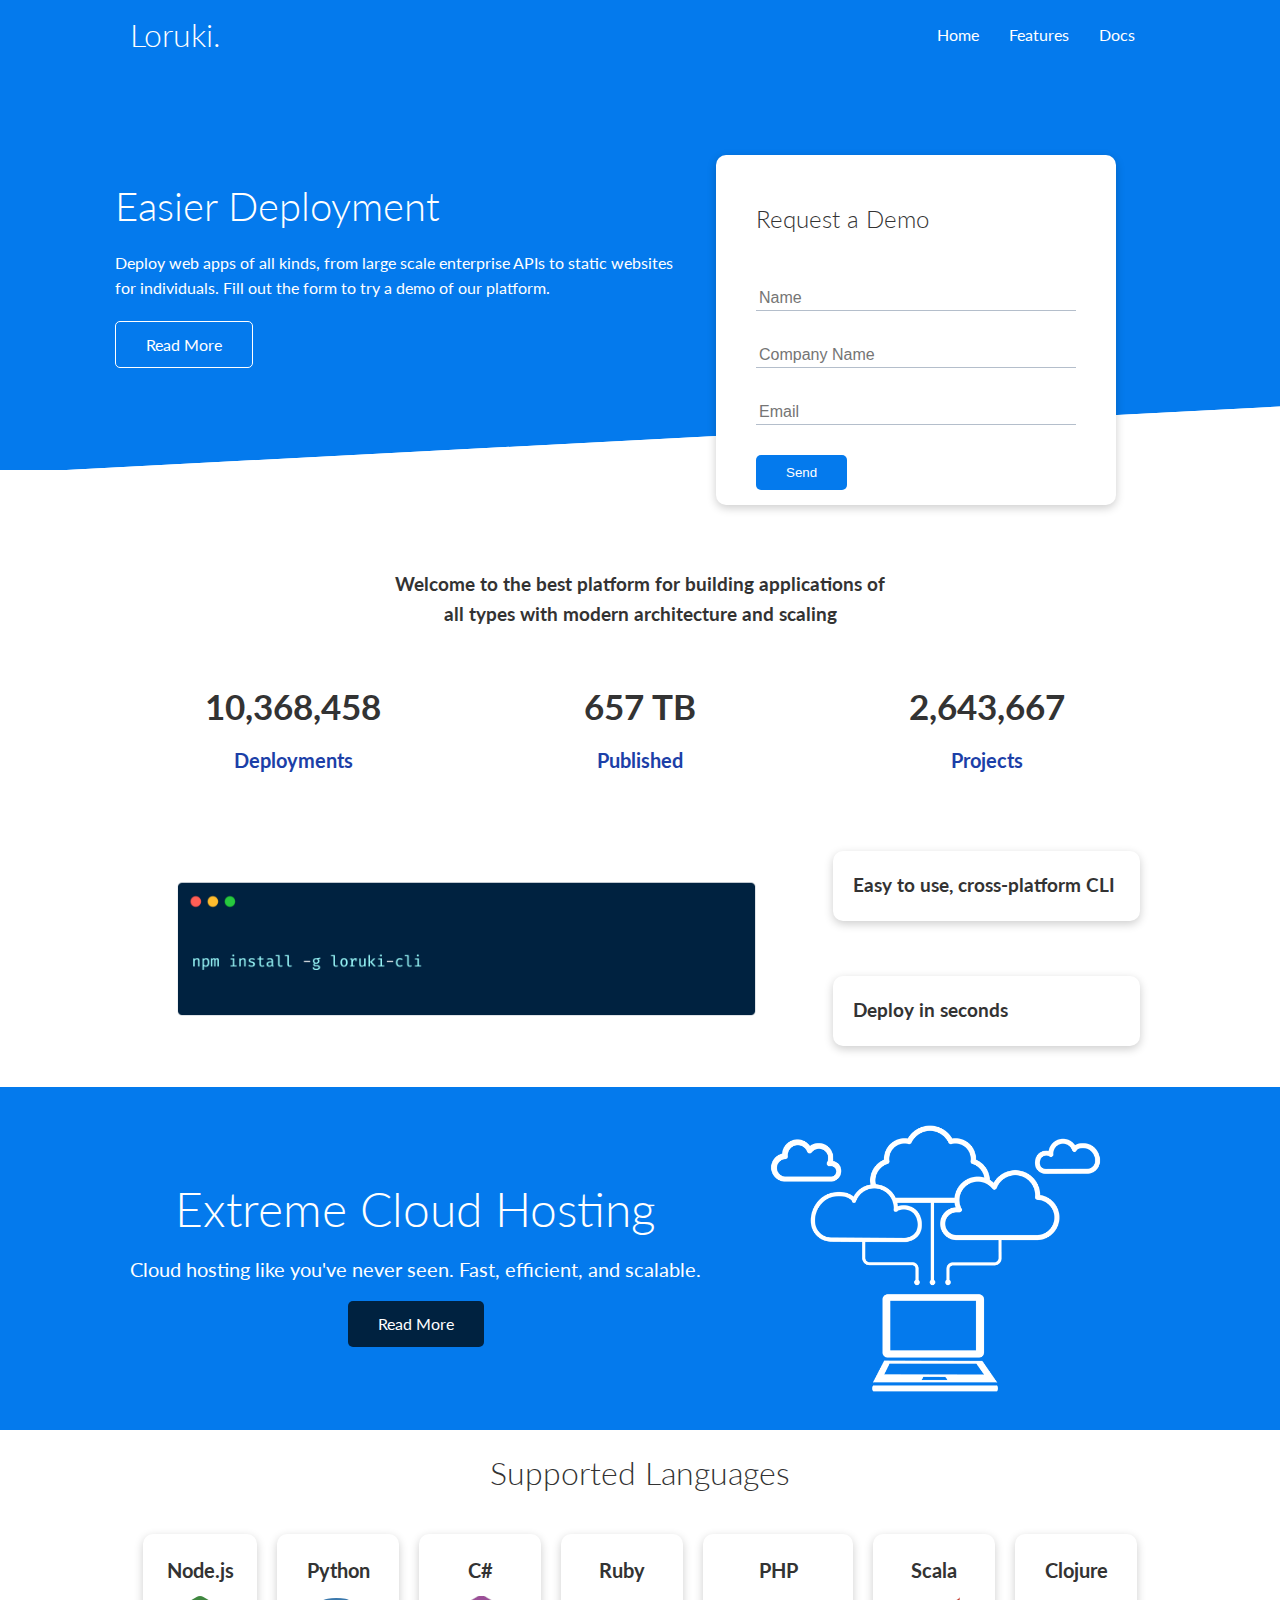
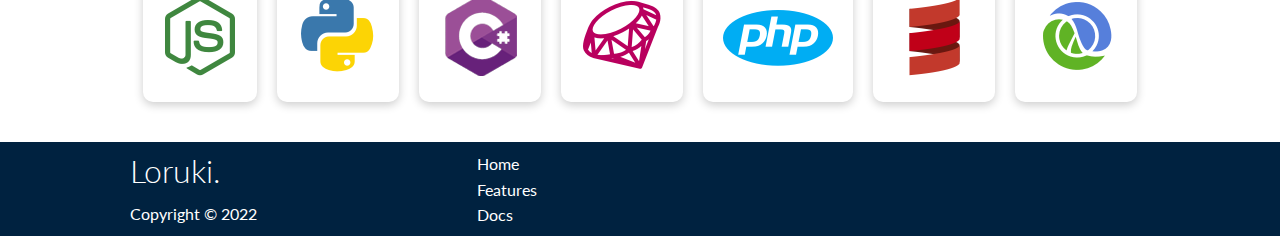
<file: index.html>
<!DOCTYPE html>
<html lang="en">
<head>
    <meta charset="UTF-8">
    <meta http-equiv="X-UA-Compatible" content="IE=edge">
    <meta name="viewport" content="width=device-width, initial-scale=1.0">
    <link rel="stylesheet" href="https://cdnjs.cloudflare.com/ajax/libs/font-awesome/6.1.1/css/all.min.css" 
    integrity="sha512-KfkfwYDsLkIlwQp6LFnl8zNdLGxu9YAA1QvwINks4PhcElQSvqcyVLLD9aMhXd13uQjoXtEKNosOWaZqXgel0g==" 
    crossorigin="anonymous" referrerpolicy="no-referrer" />
    <link rel="stylesheet" href="css/utilities.css">
    <link rel="stylesheet" href="css/style.css">
    
    <title>Loruki | Cloud Hosting For Everyone</title>
</head>
<body>
    <!-- Navbar -->
    <div class="navbar">
        <div class="container flex">
            <h1 class="logo">Loruki.</h1>
            <nav>
                <ul>
                    <li><a href="index.html">Home</a></li>
                    <li><a href="features.html">Features</a></li>
                    <li><a href="docs.html">Docs</a></li>
                </ul>
            </nav>
        </div>
    </div>

    <!-- Showcase -->
    <section class="showcase">
        <div class="container grid">
            <div class="showcase-text">
                <h1>Easier Deployment</h1>
                <p>Deploy web apps of all kinds, from large scale enterprise APIs to 
                  static websites for individuals.
                  Fill out the form to try a demo of our platform.</p>
                  <a href="features.html" class="btn btn-outline">Read More</a>
            </div>

            <div class="showcase-form card">
                <h2>Request a Demo</h2>
                <form name="contact" method="POST" netlify-honeypot="bot-field" data-netlify="true">
                    <input type="hidden" name="form-name" value="contact">
                    <p class="hidden">
                        <label>
                          Don’t fill this out if you’re human: <input name="bot-field" />
                        </label>
                      </p>
                    <div class="form-control">
                        <input type="text" name = 'name' 
                        placeholder = 'Name' required>
                    </div>
                    <div class="form-control">
                        <input type="text" name = 'company' 
                        placeholder = 'Company Name' required>
                    </div>
                    <div class="form-control">
                        <input type="email" name = 'email' 
                        placeholder = 'Email' required>
                    </div>
                    <input type="submit" value="Send" class = 'btn btn-primary'>
                </form>
            </div>
        </div>
    </section>

    <!-- Stats -->
    <section class="stats">
        <div class="container">
            <h3 class="stats-heading text-center my-1">
                Welcome to the best platform for building 
                applications of all types with modern architecture and scaling
            </h3>

          <div class="grid grid-3 text-center my-4">
               <div>
                   <i class="fas fa-server fa-3x"></i>
                   <h3>10,368,458</h3>
                   <p class="text-secondary">Deployments</p>
               </div>
               <div>
                <i class="fas fa-upload fa-3x"></i>
                <h3>657 TB</h3>
                <p class="text-secondary">Published</p>
               </div>
               <div>
                <i class="fas fa-project-diagram fa-3x"></i>
                <h3>2,643,667</h3>
                <p class="text-secondary">Projects</p>
               </div>
          </div>
        </div>
    </section>

    <!-- Cli -->
    <section class="cli">
        <div class="container grid">
            <img src="images/cli.png" alt="">
            <div class="card">
                <h3>Easy to use, cross-platform CLI</h3>
            </div>
            <div class="card">
                <h3>Deploy in seconds</h3>
            </div>
        </div>
    </section>

    <!-- Cloud -->
    <section class="cloud bg-primary my-2 py-2">
        <div class="container grid">
        <div class="text-center">
        <h2 class="large">Extreme Cloud Hosting</h2>
        <p class="lead my-1">Cloud hosting like you've never seen.
            Fast, efficient, and scalable. </p>
            <a href="features.html" class="btn btn-dark">Read More</a>
        </div>
        <img src="images/cloud.png" alt="">
        </div>
    </section>

    <!-- Languages -->
    <section class="languages">
        <h2 class="medium text-center my-2">
            Supported Languages
        </h2>
        <div class="container flex">
            <div class="card">
                <h4>Node.js</h4>
                <img src="images/logos/node.png" alt="">
            </div>
            <div class="card">
                <h4>Python</h4>
                <img src="images/logos/python.png" alt="">
              </div>
              <div class="card">
                <h4>C#</h4>
                <img src="images/logos/csharp.png" alt="">
              </div>
              <div class="card">
                <h4>Ruby</h4>
                <img src="images/logos/ruby.png" alt="">
              </div>
              <div class="card">
                <h4>PHP</h4>
                <img src="images/logos/php.png" alt="">
              </div>
              <div class="card">
                <h4>Scala</h4>
                <img src="images/logos/scala.png" alt="">
              </div>
              <div class="card">
                <h4>Clojure</h4>
                <img src="images/logos/clojure.png" alt="">
              </div>
        </div>
    </section>

    <!-- Footer -->
    <footer class="footer bg-dark py-5">
    <div class="container grid grid-3">
        <div>
            <h1>Loruki.</h1>
            <p>Copyright &copy; 2022</p>
        </div>
        <nav>
            <ul>
                <li><a href="index.html">Home</a></li>
                <li><a href="features.html">Features</a></li>
                <li><a href="docs.html">Docs</a></li>
            </ul>
        </nav>
        <div class="social">
            <a href="#"><i class="fab fa-github  fa-2x"></i></a>
            <a href="#"><i class="fab fa-facebook fa-2x"></i></a>
            <a href="#"><i class="fab fa-instagram fa-2x"></i></a>
            <a href="#"><i class="fab fa-twitter fa-2x"></i></a>
        </div>
    </div>
</footer>
</body>
</html>
</file>
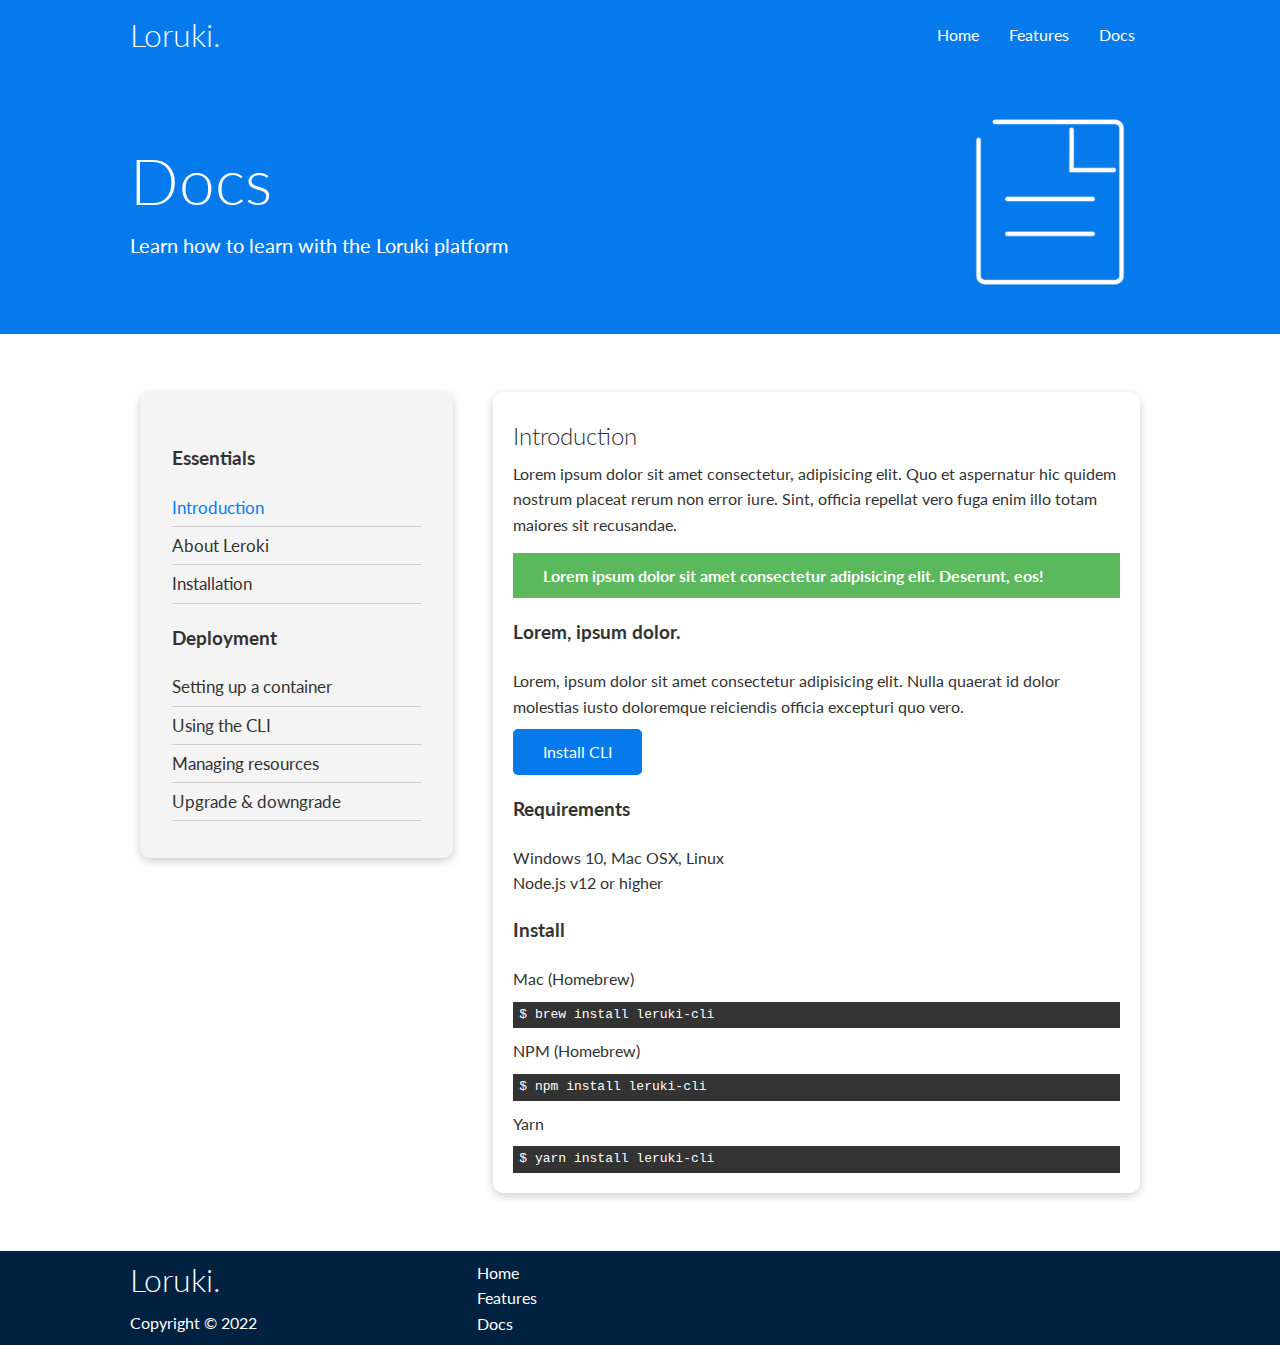
<file: docs.html>
<!DOCTYPE html>
<html lang="en">
<head>
    <meta charset="UTF-8">
    <meta http-equiv="X-UA-Compatible" content="IE=edge">
    <meta name="viewport" content="width=device-width, initial-scale=1.0">
    <link rel="stylesheet" href="https://cdnjs.cloudflare.com/ajax/libs/font-awesome/6.1.1/css/all.min.css" 
    integrity="sha512-KfkfwYDsLkIlwQp6LFnl8zNdLGxu9YAA1QvwINks4PhcElQSvqcyVLLD9aMhXd13uQjoXtEKNosOWaZqXgel0g==" 
    crossorigin="anonymous" referrerpolicy="no-referrer" />
    <link rel="stylesheet" href="css/utilities.css">
    <link rel="stylesheet" href="css/style.css">
    
    <title>Loruki | Cloud Hosting For Everyone</title>
</head>
<body>
    <!-- Navbar -->
    <div class="navbar">
        <div class="container flex">
            <h1 class="logo">Loruki.</h1>
            <nav>
                <ul>
                    <li><a href="index.html">Home</a></li>
                    <li><a href="features.html">Features</a></li>
                    <li><a href="docs.html">Docs</a></li>
                </ul>
            </nav>
        </div>
    </div>

    <!-- Head -->
    <section class="docs-head bg-primary py-3">
        <div class="container grid">
            <div>
                <h1 class="xlarge">Docs</h1>
                <p class="lead">
                   Learn how to learn with the Loruki platform
                </p>
            </div>
            <img src="images/docs.png" alt="">
        </div>
    </section>

    <!-- Docs main -->
    <section class="docs-main my-4">
        <div class="container grid">
            <div class="card bg-light p-3">
                <h3 class="my-2">Essentials</h3>
                <nav>
                    <ul>
                        <li><a class = "text-primary" href="#">Introduction</a></li>
                        <li><a href="#">About Leroki</a></li>
                        <li><a href="#">Installation</a></li>
                    </ul>
                </nav>

                <h3 class="my-2">Deployment</h3>
                <nav>
                    <ul>
                        <li><a href="#">Setting up a container</a></li>
							<li><a href="#">Using the CLI</a></li>
							<li><a href="#">Managing resources</a></li>
							<li><a href="#">Upgrade & downgrade</a></li>
                    </ul>
                </nav>
            </div>
            <div class="card">
                <h2>Introduction</h2>
                <p>Lorem ipsum dolor sit amet consectetur, 
                    adipisicing elit. Quo et aspernatur hic 
                    quidem nostrum placeat rerum non error iure.
                     Sint, officia repellat vero fuga enim illo 
                     totam maiores sit recusandae.</p>
                     <div class="alert alert-success">
                         <i class="fas fa-info"></i>Lorem ipsum dolor sit 
                         amet consectetur adipisicing elit. Deserunt, eos!
                     </div>
                     <h3>Lorem, ipsum dolor.</h3>
                     <p>Lorem, ipsum dolor sit amet consectetur adipisicing elit. Nulla quaerat
                          id dolor molestias iusto doloremque reiciendis officia excepturi quo vero.</p>
                          <a href="#" class="btn btn-primary">Install CLI</a>
                          <h3>Requirements</h3>
                          <ul>
                              <li>Windows 10, Mac OSX, Linux  </li>
                              <li>Node.js v12 or higher</li>
                          </ul>
                          <h3>Install</h3>
                          <p>Mac (Homebrew)</p>
                          <pre><code>$ brew install leruki-cli</code></pre>
                          <p>NPM (Homebrew)</p>
                          <pre><code>$ npm install leruki-cli</code></pre>
                          <p>Yarn</p>
                          <pre><code>$ yarn install leruki-cli</code></pre>
                
            </div>
        </div>

    </section>



    

  

    <!-- Footer -->
    <footer class="footer bg-dark py-5">
    <div class="container grid grid-3">
        <div>
            <h1>Loruki.</h1>
            <p>Copyright &copy; 2022</p>
        </div>
        <nav>
            <ul>
                <li><a href="index.html">Home</a></li>
                <li><a href="features.html">Features</a></li>
                <li><a href="docs.html">Docs</a></li>
            </ul>
        </nav>
        <div class="social">
            <a href="#"><i class="fab fa-github  fa-2x"></i></a>
            <a href="#"><i class="fab fa-facebook fa-2x"></i></a>
            <a href="#"><i class="fab fa-instagram fa-2x"></i></a>
            <a href="#"><i class="fab fa-twitter fa-2x"></i></a>
        </div>
    </div>
</footer>
</body>
</html>
</file>
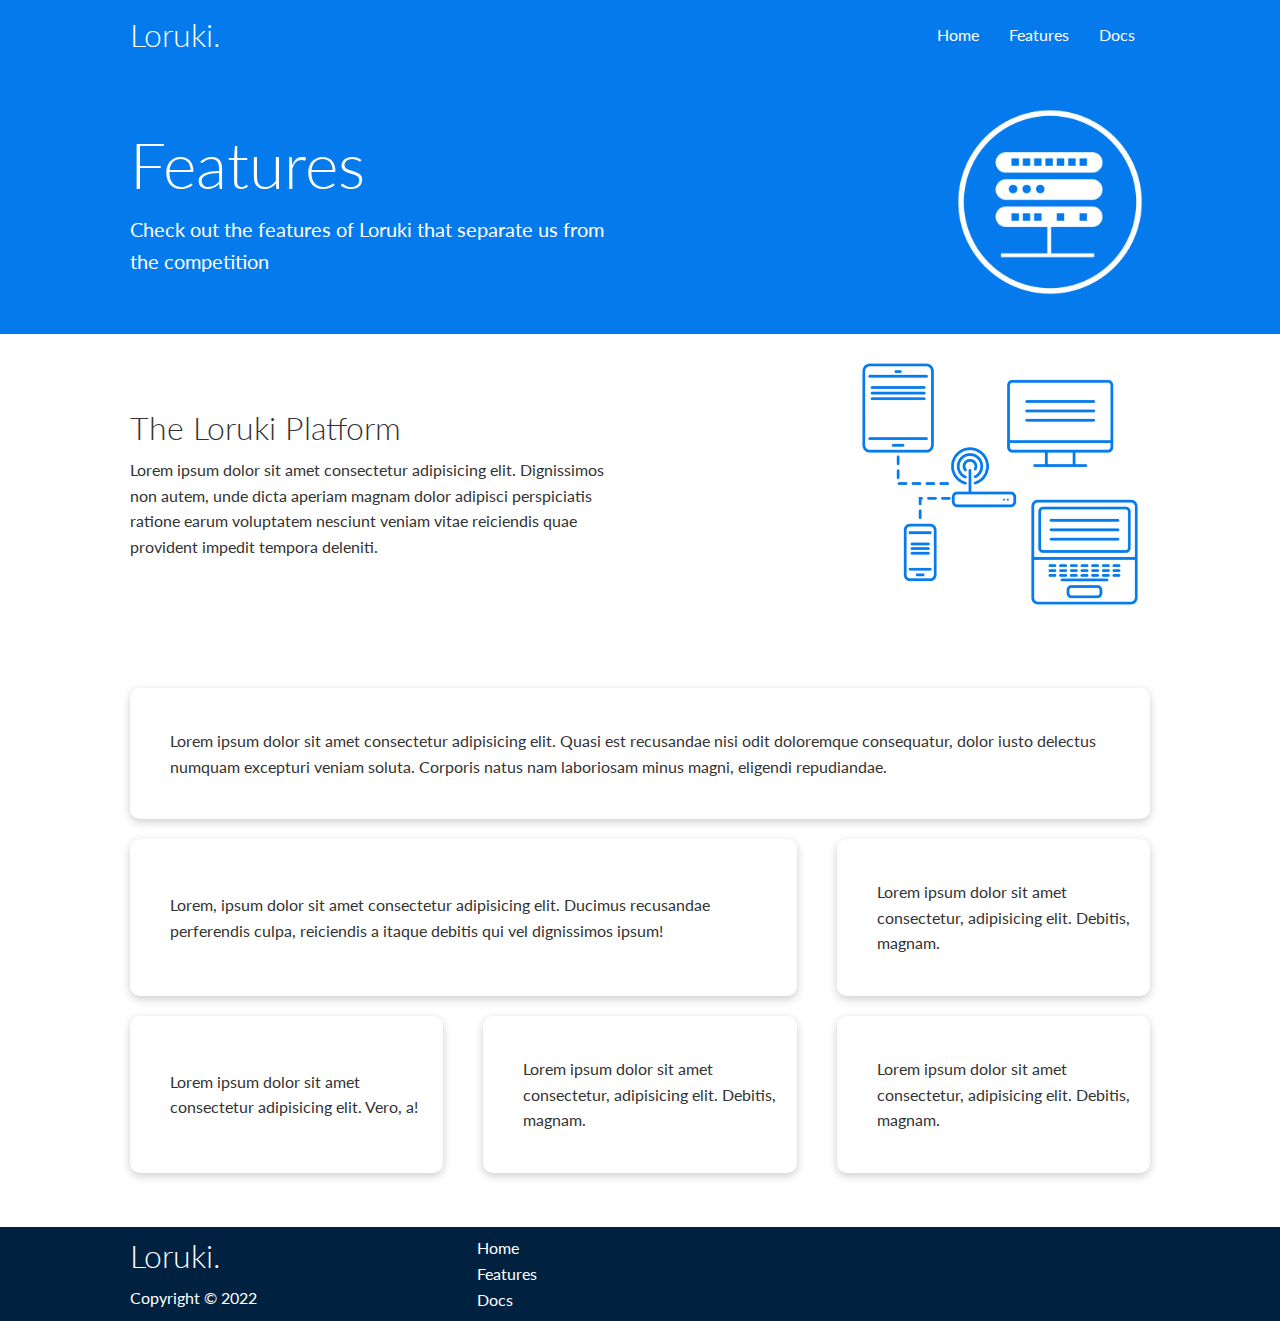
<file: features.html>
<!DOCTYPE html>
<html lang="en">
<head>
    <meta charset="UTF-8">
    <meta http-equiv="X-UA-Compatible" content="IE=edge">
    <meta name="viewport" content="width=device-width, initial-scale=1.0">
    <link rel="stylesheet" href="https://cdnjs.cloudflare.com/ajax/libs/font-awesome/6.1.1/css/all.min.css" 
    integrity="sha512-KfkfwYDsLkIlwQp6LFnl8zNdLGxu9YAA1QvwINks4PhcElQSvqcyVLLD9aMhXd13uQjoXtEKNosOWaZqXgel0g==" 
    crossorigin="anonymous" referrerpolicy="no-referrer" />
    <link rel="stylesheet" href="css/utilities.css">
    <link rel="stylesheet" href="css/style.css">
    
    <title>Loruki | Cloud Hosting For Everyone</title>
</head>
<body>
    <!-- Navbar -->
    <div class="navbar">
        <div class="container flex">
            <h1 class="logo">Loruki.</h1>
            <nav>
                <ul>
                    <li><a href="index.html">Home</a></li>
                    <li><a href="features.html">Features</a></li>
                    <li><a href="docs.html">Docs</a></li>
                </ul>
            </nav>
        </div>
    </div>

    <!-- Head -->
    <section class="features-head bg-primary py-3">
        <div class="container grid">
            <div>
                <h1 class="xlarge">Features</h1>
                <p class="lead">
                    Check out the features of Loruki that separate us from the
						competition
                </p>
            </div>
            <img src="images/server.png" alt="">
        </div>

    </section>

    <!-- Sub-head -->
    <secions class="features-sub-head bg-light py-3">
        <div class="container grid">
            <div>
                <h1 class="medium">The Loruki Platform</h1>
                <p>
                    Lorem ipsum dolor sit amet consectetur 
                    adipisicing elit. Dignissimos non autem, 
                    unde dicta aperiam magnam dolor adipisci perspiciatis ratione earum voluptatem 
                    nesciunt veniam vitae reiciendis 
                    quae provident impedit tempora deleniti.
                </p>
            </div>
            <img src="images/server2.png" alt="">
        </div>
    </secions>

    <section class="features-main my-2">
        <div class="container grid grid-3">
            <div class="card flex">
                <i class="fas fa-server fa-3x"></i>
                <p>Lorem ipsum dolor sit amet consectetur adipisicing elit.
                     Quasi est recusandae nisi odit doloremque consequatur,
                      dolor iusto delectus numquam excepturi veniam soluta.
                     Corporis natus nam laboriosam minus magni, eligendi repudiandae.</p>
            </div>
            <div class="card flex">
                <i class="fas fa-network-wired fa-3x"></i>
                <p>
                    Lorem, ipsum dolor sit amet consectetur adipisicing elit. Ducimus
                    recusandae perferendis culpa, reiciendis a itaque debitis qui vel
                    dignissimos ipsum!
                </p>
            </div>
            <div class="card flex">
                <i class="fas fa-laptop-code fa-3x"></i>
                <p>
                    Lorem ipsum dolor sit amet consectetur, adipisicing elit. Debitis,
                    magnam.
                </p>
            </div>
            <div class="card flex">
                <i class="fas fa-database fa-3x"></i>
                <p>
                    Lorem ipsum dolor sit amet consectetur adipisicing elit. Vero, a!
                </p>
            </div>
            <div class="card flex">
                <i class="fas fa-power-off fa-3x"></i>
                <p>
                    Lorem ipsum dolor sit amet consectetur, adipisicing elit. Debitis,
                    magnam.
                </p>
            </div>
            <div class="card flex">
                <i class="fas fa-upload fa-3x"></i>
                <p>
                    Lorem ipsum dolor sit amet consectetur, adipisicing elit. Debitis,
                    magnam.
                </p>
            </div>
        </div>
    </section>

  

    <!-- Footer -->
    <footer class="footer bg-dark py-5">
    <div class="container grid grid-3">
        <div>
            <h1>Loruki.</h1>
            <p>Copyright &copy; 2022</p>
        </div>
        <nav>
            <ul>
                <li><a href="index.html">Home</a></li>
                <li><a href="features.html">Features</a></li>
                <li><a href="docs.html">Docs</a></li>
            </ul>
        </nav>
        <div class="social">
            <a href="#"><i class="fab fa-github  fa-2x"></i></a>
            <a href="#"><i class="fab fa-facebook fa-2x"></i></a>
            <a href="#"><i class="fab fa-instagram fa-2x"></i></a>
            <a href="#"><i class="fab fa-twitter fa-2x"></i></a>
        </div>
    </div>
</footer>
</body>
</html>
</file>
<file: css/utilities.css>
.container{
    max-width: 1100px;
    margin: 0 auto;
    overflow: auto;
    padding: 0 40px;
}

.card{
    background-color: #fff;
    color: #333;
    border-radius: 10px;
    box-shadow: 0 3px 10px rgba(0,0,0,0.2);
    padding: 20px;
    margin: 10px;
}

.btn {
    display: inline-block;
    padding: 10px 30px;
    cursor: pointer;
    background: var(--primary-color);
    color: #fff;
    border: none;
    border-radius: 5px;
}

.btn-outline {
background-color: transparent;
border: 1px #fff solid; 
}

.btn:hover{
    transform: scale(0.98);
}

/* Backgrounds & coloured buttons */
.bg-primary, .btn-primary{
background-color: var(--primary-color);
color: #fff;
}


.bg-secondary, .btn-secondary{
    background-color: var(--secondary-color);
    color: #fff;
    }
.bg-dark, .btn-dark{
    background-color: var(--dark-color);
    color: #fff;
    }  
    

.bg-light, 
.btn-light{
    background-color: var(--light-color);
    color: #333;
        }
        .bg-primary a, 
        .btn-primary a, 
        .bg-secondary a, 
        .btn-secondary a,
        .bg-dark a, 
        .btn-dark a{
        color: #fff;
        }  

        /* Text colors */
.text-primary{
 color: var(--primary-color);     
}
                     
.text-secondary{
 color: var(--secondary-color);
}

.text-dark{
color: var(--dark-color);
}  
                
            
.text-light{
color: var(--light-color);
}        
        
/*Text sizes  */
.lead{
font-size: 20px;
}  

.small{
    font-size: 1rem;
}
.medium{
    font-size: 2rem;
}
.large{
    font-size: 3rem;
}
.xlarge{
    font-size: 4rem;
}

.text-center {
    text-align: center;
}
/* Alert */
.alert{
    background-color: var(--light-color);
    padding: 10px 20px;
    font-weight: bold;
    margin: 15px 0;
}
.alert i {
    margin-right: 10px;
}

.alert-success{
    background-color: var(--success-color);
    color: #fff;
}
.alert-error{
    background-color: var(--error-color);
    color: #fff;
}

.flex{
    display: flex;
    justify-content: center;
    align-items: center;
    height: 100%;

}

.grid {
display:grid;
grid-template-columns:repeat(2, 1fr);
gap: 20px;
justify-content: center;
align-items: center;
height: 100%;
}

.grid-3{
    grid-template-columns:repeat(3, 1fr);
}

/* Margin */
.my-1{
margin: 1rem 0;
}
.my-2{
    margin: 1.5rem 0;
    }
    .my-3{
        margin: 2rem 0;
        }
          .my-4{
        margin: 3rem 0;
        }
        .my-5{
            margin: 4 rem 0;
            }

            .m-1{
                margin: 1rem;
                }
                .m-2{
                    margin: 1.5rem;
                    }
                    .m-3{
                        margin: 2rem;
                        }
                          .m-4{
                        margin: 3rem;
                        }
                        .m-5{
                            margin: 4 rem;
                            }
/* Padding */
.py-1{
    padding: 1rem 0;
    }
    .py-2{
        padding: 1.5rem 0;
        }
        .py-3{
            padding: 2rem 0;
            }
              .py-4{
            padding: 3rem 0;
            }
            .py-5{
                padding: 4 rem 0;
                }
    
                .p-1{
                    padding: 1rem;
                    }
                    .p-2{
                        padding: 1.5rem;
                        }
                        .p-3{
                            padding: 2rem;
                            }
                              .p-4{
                            padding: 3rem;
                            }
                            .p-5{
                                padding: 4 rem;
                                }
</file>
<file: css/style.css>
@import url('https://fonts.googleapis.com/css2?family=Lato:wght@300&family=Roboto:wght@100&display=swap');

:root {
    --primary-color:#047aed;
    --secondary-color:#1c3fa8;
    --dark-color:#002240;
    --light-color:#f4f4f4;
    --success-color: #5cb85c;
    --error-color: #d9534f;
}
*{
    box-sizing: border-box;
    padding: 0;
    margin: 0;
}

body{
    font-family: 'Lato', sans-serif;
    color: #333;
    line-height: 1.6;
}

ul{
    list-style-type: none;
}

a{
    text-decoration: none;
    color: #333 ;
}

h1,h2{
    font-weight: 300;
    line-height: 1.2;
    margin: 10px 0;
}

p{
    margin: 10px 0;
}

img{
    width: 100%;
}
code,pre{
    background: #333;
    color:#fff;
    padding: 3px;
}

.hidden{
    visibility: hidden;
    height: 0;
}

/* Navbar */

.navbar{
    background-color: var(--primary-color);
    color: #fff;
    height: 70px;

}

.navbar ul{
    display: flex;
}

.navbar a {
    color: #fff;
    padding: 10px;
    margin: 0 5px;
}

.navbar a:hover {
    border-bottom: 2px #fff solid;
}

.navbar .flex{
    justify-content: space-between;
}

/* Showcase */
.showcase {
    height: 400px;
    background-color: var(--primary-color);
    color: #fff;
    position: relative;
}

.showcase h1{
    font-size: 40px;
}

.showcase p {
    margin: 20px 0;
}

.showcase .grid{
overflow: visible;
grid-template-columns: 55% 45%;
gap: 30px;
}

.showcase-text{
    animation: slideInFromLeft 1s ease-in;
}

.showcase-form{
    position: relative;
    top: 60px;
    height: 350px;
    width: 400px;
    padding: 40px;
    z-index: 100;
    animation: slideInFromRight 1s ease-in;
}

.showcase-form .form-control{
    margin: 30px 0;
}
.showcase-form input[type = 'text'],
.showcase-form input[type = 'email'] {
border: 0;
border-bottom: 1px solid #b4becb;
width: 100%;
padding: 3px;
font-size: 16px;
}

.showcase-form input:focus {
outline: none
}

.showcase::before,
.showcase::after {
content:'';
position: absolute;
height: 100px;
bottom: -70px;
right: 0;
left: 0;
background: #fff;
transform: skewY(-3deg);
-webkit-transform: skewY(-3deg);
-moz-transform: skewY(-3deg);
-ms-transform: skewY(-3deg);


}

/* Stats */
.stats{
    padding-top: 100px;
    animation: slideInFromBottom 1s ease-in;
}

.stats-heading{
    max-width: 500px;
    margin: auto;

}

.stats .grid h3{
font-size: 35px;
}

.stats .grid p {
    font-size: 20px;
    font-weight: bold;
}

/* Cli */
.cli .grid {
    grid-template-columns: repeat(3, 1fr);
    grid-template-rows: repeat(2,1fr);
}

.cli .grid > *:first-child {
    grid-column: 1 / span 2;
    grid-row: 1 / span 2;
}

/* Cloud */
.cloud .grid{
    grid-template-columns: 4fr 3fr;
}

/* Languages */

.languages .flex{
    flex-wrap: wrap;
}
.languages .card {
    text-align: center;
    margin: 18px 10px 40px;
    transition: transform 0.2s ease-in;
}

.languages .card h4 {
font-size: 20px;
margin-bottom: 10px;
}

.languages .card:hover{
    transform: translateY(-15px);
}
/* Features */
.features-head img, .docs-head img{
    width: 200px;
    justify-self: flex-end;
}
.features-sub-head img{
    width: 300px;
    justify-self: flex-end;
}

.features-main .card > i{
    margin-right:20px;

}

.features-main .grid{
    padding: 30px;
}
.features-main .grid> *:first-child{
    grid-column: 1 / span 3;
}
.features-main .grid> *:nth-child(2){
    grid-column: 1 / span 2;
}

/* Docs */
.docs-main h3 {
    margin: 20px 0;
}
.docs-main .grid{
    grid-template-columns: 1fr 2fr;
    align-items: flex-start;
}

.docs-main nav li {
    font-size: 17px;
    padding-bottom: 5px;
    margin-bottom: 5px;
    border-bottom: 1px #ccc solid;
}

.docs-main a:hover{
    font-weight: bold;
}

/* Footer */
 .footer .social a {
    margin: 0 10px;

}
/* Animations */
@keyframes slideInFromLeft{
    0%{
        transform: translateX(-100%);
    }

    100%{
        transform: translateX(0);
    }
}

@keyframes slideInFromRight{
    0%{
        transform: translateX(100%);
    }

    100%{
        transform: translateX(0);
    }
}


@keyframes slideInFromTop{
    0%{
        transform: translateY(-100%);
    }

    100%{
        transform: translateX(0);
    }
}

@keyframes slideInFromBottom{
    0%{
        transform: translateY(100%);
    }

    100%{
        transform: translateX(0);
    }
}


/* Tablets and under */
@media(max-width: 768px){
    .grid,
    .showcase .grid,
    .stats .grid,
    .cli .grid,
    .cloud .grid,
    .features-main .grid,
    .docs-main .grid{
        grid-template-columns: 1fr;
        grid-template-rows: 1fr;
    }
    .showcase{
        height: auto;
    }
    .showcase-text{
        text-align:center;
        margin-top:40px;
        animation: slideInFromTop 1s ease-in;

    }
    .showcase-form{
        justify-self: center;
        margin: auto;
        animation: slideInFromBottom 1s ease-in;
    }
    .cli .grid > *:first-child {
        grid-column: 1 ;
        grid-row: 1 ;
    }

    .features-head,
    .features-sub-head,
    .docs-head{
        text-align: center;
    }
    .features-head img,
    .features-sub-head img,
    .docs-head img{
        justify-self: center;
    }

    .features-main .grid >*:first-child,
    .features-main .grid >*:nth-child(2){
        grid-column: 1;
    }

}

/* Mobile */
@media(max-width:500px){
    .navbar {
        height: 110px;
    }

    .navbar .flex{
        flex-direction: column;
    }
    .navbar ul {
        padding: 10px;
        background-color: rgba(0,0,0,0.1)
    }
    .showcase-form{
        width: 300px;
    }
}
</file>
